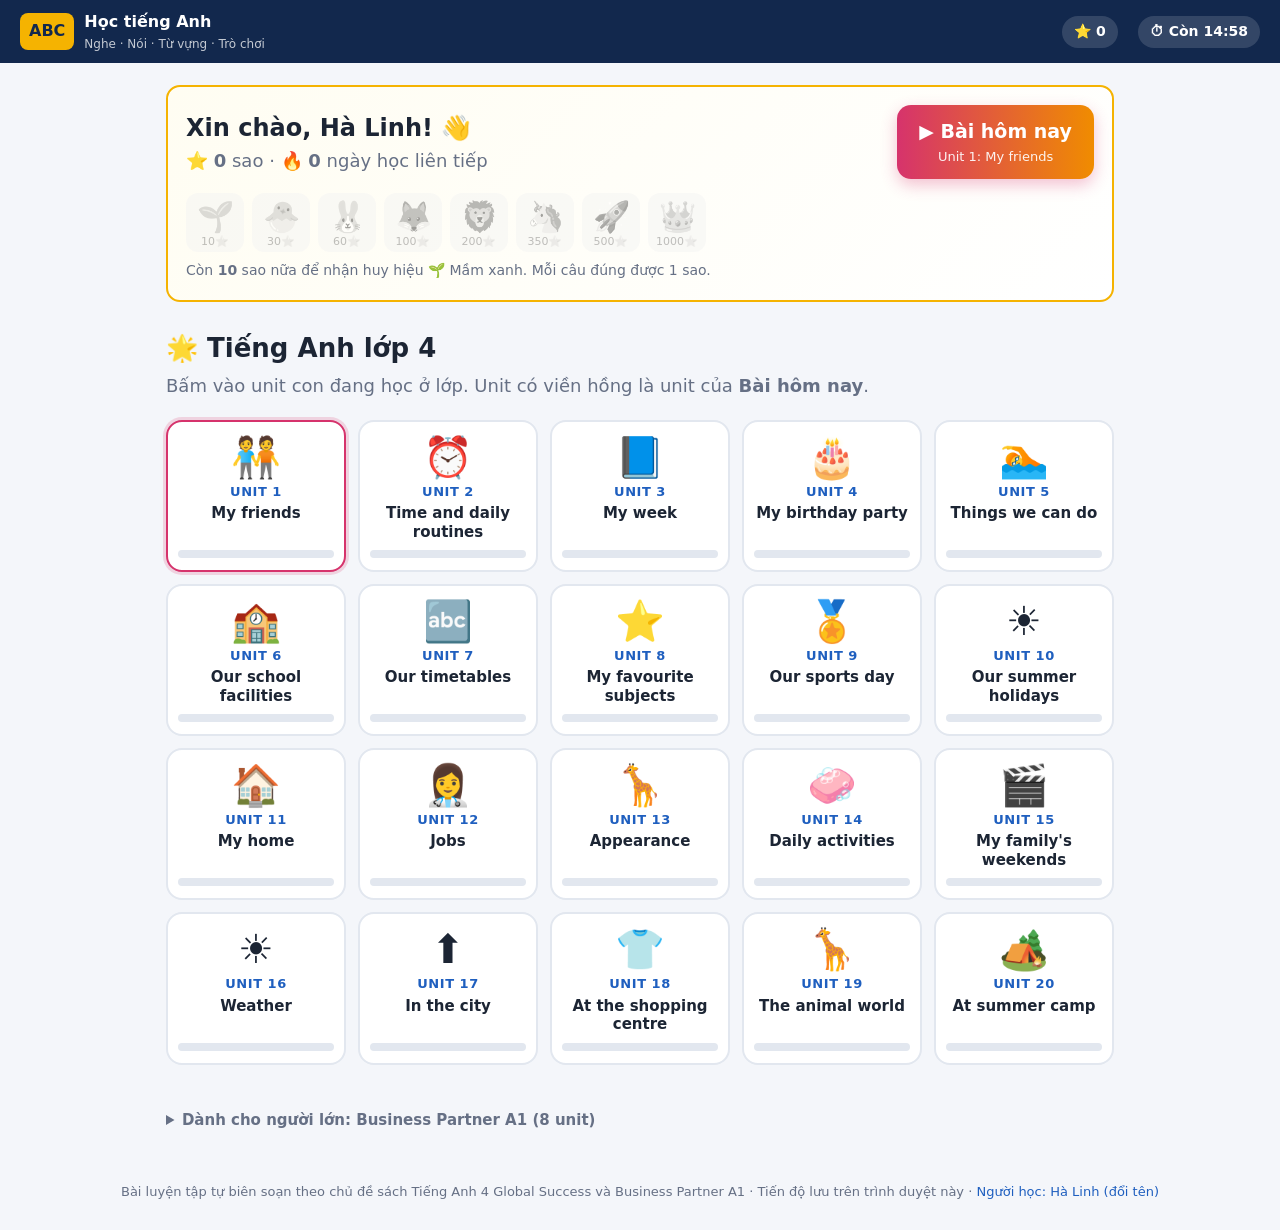
<file: index.html>
<!doctype html>
<html lang="vi">
<head>
<meta charset="utf-8">
<meta name="viewport" content="width=device-width, initial-scale=1">
<title>Học tiếng Anh – Nghe · Nói · Từ vựng · Trò chơi</title>
<script>
  // Gắn mã phiên bản theo thời gian (đổi mỗi 5 phút) để trình duyệt không dùng bản cũ đã lưu.
  var V = Math.floor(Date.now() / 300000);
  document.write('<link rel="stylesheet" href="style.css?v=' + V + '">');
</script>
</head>
<body>
<header class="top">
  <a class="brand" href="#/">
    <span class="logo">ABC</span>
    <span><b>Học tiếng Anh</b><small>Nghe · Nói · Từ vựng · Trò chơi</small></span>
  </a>
  <nav id="crumbs"></nav>
  <span id="mic"></span>
  <span id="stars" title="Số sao đã đạt"></span>
  <span id="timer" title="Thời gian học còn lại hôm nay"></span>
</header>
<main id="app"></main>
<footer class="foot">Bài luyện tập tự biên soạn theo chủ đề sách Tiếng Anh 4 Global Success và Business Partner A1 · Tiến độ lưu trên trình duyệt này · <a href="#" id="rename">Đổi tên người học</a></footer>
<script>
  document.write('<script src="kids.js?v=' + V + '"><\/script><script src="data.js?v=' + V + '"><\/script><script src="app.js?v=' + V + '"><\/script>');
</script>
</body>
</html>
</file>
<file: style.css>
:root {
  --bg: #f4f6fa; --card: #fff; --ink: #1c2534; --muted: #667085; --line: #e2e7ef;
  --brand: #1f5fbf; --brand-soft: #e8f0fc; --ok: #16803c; --ok-soft: #e3f5e9;
  --bad: #c0362c; --bad-soft: #fde9e7; --warn: #b26a00; --warn-soft: #fff3da;
  --vocab: #7a3fc4; --listen: #0c7c8c; --speak: #c2410c;
}
* { box-sizing: border-box; }
body { margin: 0; font: 16px/1.55 "Segoe UI", system-ui, Arial, sans-serif; background: var(--bg); color: var(--ink); }
a { color: var(--brand); text-decoration: none; }
button { font: inherit; cursor: pointer; }

.top { display: flex; align-items: center; gap: 20px; padding: 10px 20px; background: #12284d; color: #fff; position: sticky; top: 0; z-index: 5; flex-wrap: wrap; }
.brand { display: flex; align-items: center; gap: 10px; color: #fff; }
.brand small { display: block; opacity: .75; font-size: 12px; }
.logo { background: #f5b301; color: #12284d; font-weight: 800; border-radius: 8px; padding: 6px 9px; }
#crumbs { font-size: 14px; opacity: .9; }
#crumbs a { color: #bcd4ff; }
main { max-width: 980px; margin: 0 auto; padding: 22px 16px 40px; }
.foot { text-align: center; color: var(--muted); font-size: 13px; padding: 0 16px 28px; }

h1 { font-size: 26px; margin: 0 0 4px; }
h2 { font-size: 19px; margin: 0 0 12px; }
.sub { color: var(--muted); margin: 0 0 20px; }

.grid { display: grid; grid-template-columns: repeat(auto-fill, minmax(280px, 1fr)); gap: 14px; }
.card { background: var(--card); border: 1px solid var(--line); border-radius: 14px; padding: 18px; }
a.unit { display: block; color: var(--ink); transition: transform .12s, box-shadow .12s; }
a.unit:hover { transform: translateY(-2px); box-shadow: 0 6px 18px rgba(18, 40, 77, .1); }
.unit .no { font-size: 12px; font-weight: 700; color: var(--brand); letter-spacing: .06em; }
.unit h3 { margin: 2px 0 0; font-size: 19px; }
.unit .vi { color: var(--muted); font-size: 14px; }
.unit .topics { font-size: 13px; color: var(--muted); margin: 10px 0 12px; min-height: 40px; }
.bar { height: 8px; background: var(--line); border-radius: 99px; overflow: hidden; }
.bar > i { display: block; height: 100%; background: var(--ok); border-radius: 99px; }
.pct { font-size: 12px; color: var(--muted); margin-top: 5px; display: flex; justify-content: space-between; }

.tabs { display: flex; gap: 8px; margin: 18px 0 16px; flex-wrap: wrap; }
.tab { border: 1px solid var(--line); background: var(--card); padding: 10px 18px; border-radius: 99px; font-weight: 600; color: var(--muted); }
.tab.on[data-t=vocab] { background: var(--vocab); border-color: var(--vocab); color: #fff; }
.tab.on[data-t=listen] { background: var(--listen); border-color: var(--listen); color: #fff; }
.tab.on[data-t=speak] { background: var(--speak); border-color: var(--speak); color: #fff; }
.modes { display: flex; gap: 6px; flex-wrap: wrap; margin-bottom: 14px; }
.mode { border: 0; background: transparent; padding: 7px 13px; border-radius: 8px; color: var(--muted); font-weight: 600; }
.mode.on { background: var(--brand-soft); color: var(--brand); }

.btn { border: 1px solid var(--line); background: var(--card); border-radius: 10px; padding: 9px 16px; font-weight: 600; color: var(--ink); }
.btn:hover { border-color: #b9c4d6; }
.btn.pri { background: var(--brand); border-color: var(--brand); color: #fff; }
.btn.ok { background: var(--ok); border-color: var(--ok); color: #fff; }
.btn.rec { background: var(--speak); border-color: var(--speak); color: #fff; }
.btn.rec.live { animation: pulse 1s infinite; }
.btn:disabled { opacity: .5; cursor: default; }
.icon { border: 0; background: var(--brand-soft); color: var(--brand); width: 38px; height: 38px; border-radius: 50%; font-size: 17px; flex: none; }
@keyframes pulse { 50% { box-shadow: 0 0 0 8px rgba(194, 65, 12, .18); } }
.row { display: flex; gap: 10px; align-items: center; flex-wrap: wrap; }
.center { text-align: center; }
.muted { color: var(--muted); }
.small { font-size: 13px; }
.spacer { flex: 1; }

/* flashcard */
.flash { min-height: 250px; display: flex; flex-direction: column; align-items: center; justify-content: center; text-align: center; cursor: pointer; user-select: none; }
.flash .w { font-size: 36px; font-weight: 700; }
.flash .ipa { color: var(--muted); font-size: 18px; margin: 4px 0 10px; }
.flash .vi { font-size: 22px; color: var(--vocab); font-weight: 600; }
.flash .ex { margin-top: 10px; font-style: italic; }
.flash .hint { color: var(--muted); font-size: 13px; margin-top: 14px; }
.count { color: var(--muted); font-size: 14px; }

.wordlist { width: 100%; border-collapse: collapse; }
.wordlist td { padding: 8px 6px; border-bottom: 1px solid var(--line); vertical-align: middle; }
.wordlist tr:last-child td { border-bottom: 0; }
.wordlist .en { font-weight: 600; }
.tag { display: inline-block; font-size: 12px; padding: 2px 8px; border-radius: 99px; background: var(--ok-soft); color: var(--ok); font-weight: 600; }

/* quiz */
.q { font-size: 22px; font-weight: 700; margin: 6px 0 16px; text-align: center; }
.opts { display: grid; gap: 10px; }
.opt { text-align: left; padding: 12px 16px; border: 1px solid var(--line); border-radius: 10px; background: var(--card); }
.opt:hover:not(:disabled) { border-color: var(--brand); }
.opt.right { background: var(--ok-soft); border-color: var(--ok); color: var(--ok); font-weight: 600; }
.opt.wrong { background: var(--bad-soft); border-color: var(--bad); color: var(--bad); }
.inp { width: 100%; padding: 12px 14px; font: inherit; border: 1px solid #b9c4d6; border-radius: 10px; }
.inp:focus { outline: 2px solid var(--brand); border-color: var(--brand); }
.fb { margin-top: 12px; padding: 12px 14px; border-radius: 10px; }
.fb.good { background: var(--ok-soft); color: var(--ok); }
.fb.bad { background: var(--bad-soft); color: var(--bad); }
.fb.mid { background: var(--warn-soft); color: var(--warn); }
.words span { display: inline-block; padding: 1px 5px; margin: 2px 1px; border-radius: 5px; }
.words .hit { background: var(--ok-soft); color: var(--ok); }
.words .miss { background: var(--bad-soft); color: var(--bad); text-decoration: underline; }
.big { font-size: 24px; font-weight: 700; }
.score { font-size: 44px; font-weight: 800; }

/* video */
.videos { display: grid; grid-template-columns: repeat(auto-fill, minmax(280px, 1fr)); gap: 14px; }
.vid { position: relative; aspect-ratio: 16/9; border-radius: 12px; overflow: hidden; background: #000; border: 0; padding: 0; width: 100%; display: block; }
.vid img, .vid iframe { width: 100%; height: 100%; object-fit: cover; border: 0; display: block; }
.vid .play { position: absolute; inset: 0; margin: auto; width: 60px; height: 42px; background: rgba(220, 30, 30, .92); border-radius: 12px; color: #fff; display: grid; place-items: center; font-size: 20px; }
.vcap { font-size: 14px; font-weight: 600; margin-top: 6px; }

/* dialogue */
.dlg { display: grid; gap: 8px; margin: 12px 0; }
.line { display: flex; gap: 10px; align-items: flex-start; padding: 8px 10px; border-radius: 10px; }
.line .who { flex: none; width: 28px; height: 28px; border-radius: 50%; display: grid; place-items: center; font-weight: 700; font-size: 13px; color: #fff; background: var(--listen); }
.line.B .who { background: var(--speak); }
.line.now { background: var(--brand-soft); }
.line.me { background: var(--warn-soft); }
.line.hidden .txt { filter: blur(6px); }
.note { background: var(--warn-soft); color: var(--warn); border-radius: 10px; padding: 10px 14px; font-size: 14px; margin-bottom: 14px; }
.stack > * + * { margin-top: 14px; }
select.inp { width: auto; padding: 8px 10px; }
@media (max-width: 560px) { .flash .w { font-size: 28px; } h1 { font-size: 22px; } }

/* trò chơi */
.tab.on[data-t=talk] { background: #0e8fb3; border-color: #0e8fb3; color: #fff; }
.tab.on[data-t=game] { background: #d6336c; border-color: #d6336c; color: #fff; }
.gamebar { font-size: 15px; margin-bottom: 8px; gap: 16px; }
.stars { font-size: 40px; color: #f5b301; letter-spacing: 4px; }
.stars span { color: var(--line); }
.mem { display: grid; grid-template-columns: repeat(4, 1fr); gap: 10px; }
.mcard { position: relative; min-height: 92px; border-radius: 12px; border: 2px solid transparent; padding: 6px; background: linear-gradient(135deg, #1f5fbf, #7a3fc4); color: #fff; font-weight: 700; transition: transform .15s; }
.mcard:hover { transform: scale(1.03); }
.mcard .back { font-size: 30px; }
.mcard .face { display: none; font-size: 15px; line-height: 1.25; overflow-wrap: anywhere; }
.mcard.up { background: #fff; border-color: var(--brand); color: var(--ink); }
.mcard.up .back { display: none; }
.mcard.up .face { display: block; }
.mcard.up .face.vi { color: var(--vocab); font-weight: 600; }
.mcard.done { background: var(--ok-soft); border-color: var(--ok); }
.slots { display: flex; flex-wrap: wrap; justify-content: center; gap: 6px; margin: 18px 0; }
.slot { width: 38px; height: 46px; border-bottom: 3px solid #b9c4d6; font-size: 26px; font-weight: 700; display: grid; place-items: center; }
.slot.fixed { border-color: transparent; width: 16px; }
.slot.ok { color: var(--ok); border-color: var(--ok); }
.gap { width: 18px; }
.tiles { display: flex; flex-wrap: wrap; justify-content: center; gap: 8px; margin-bottom: 18px; }
.tile { width: 46px; height: 46px; border-radius: 10px; border: 0; background: #f5b301; color: #12284d; font-size: 22px; font-weight: 800; box-shadow: 0 3px 0 #c98f00; }
.tile.used { visibility: hidden; }
.tile.shake { animation: shake .3s; background: var(--bad); color: #fff; box-shadow: 0 3px 0 #8f251d; }
@keyframes shake { 25% { transform: translateX(-5px); } 75% { transform: translateX(5px); } }
.sky { position: relative; height: 430px; overflow: hidden; border-radius: 14px; background: linear-gradient(#bfe3ff, #eaf6ff 70%, #d9f2d0); border: 1px solid var(--line); }
.ask { position: absolute; top: 10px; left: 50%; transform: translateX(-50%); z-index: 2; background: #fff; border-radius: 12px; padding: 8px 18px; font-size: 20px; font-weight: 700; color: var(--vocab); box-shadow: 0 3px 10px rgba(0, 0, 0, .12); max-width: 92%; text-align: center; }
.balloon { position: absolute; bottom: -130px; width: min(23%, 150px); height: 112px; border: 0; border-radius: 50%; color: #fff; font-weight: 700; font-size: 15px; line-height: 1.1; padding: 4px; overflow-wrap: anywhere; animation: rise linear forwards; box-shadow: inset -8px -10px 0 rgba(0, 0, 0, .12); }
.balloon::after { content: ""; position: absolute; left: 50%; top: 100%; width: 1px; height: 34px; background: #8a98ad; }
.balloon.pop { animation: pop .3s forwards; }
.balloon.wrong { background: #98a2b3 !important; opacity: .6; }
@keyframes rise { to { bottom: 105%; } }
@keyframes pop { to { transform: scale(1.6); opacity: 0; } }
@media (max-width: 560px) { .mem { gap: 6px; } .mcard { min-height: 84px; } .mcard .face { font-size: 12.5px; } .balloon { font-size: 12px; height: 84px; } .slot { width: 30px; height: 40px; font-size: 22px; } .tile { width: 40px; height: 40px; } .ask { font-size: 17px; } }

/* lời động viên */
#cheer { position: fixed; left: 50%; bottom: 26px; z-index: 20; transform: translate(-50%, 30px) scale(.8); opacity: 0; pointer-events: none; width: max-content; max-width: 92vw; text-align: center; padding: 12px 24px; border-radius: 28px; font-size: 20px; font-weight: 800; color: #fff; background: linear-gradient(90deg, #d6336c, #f08c00); box-shadow: 0 8px 24px rgba(214, 51, 108, .35); transition: transform .25s cubic-bezier(.2, 1.6, .4, 1), opacity .25s; }
#cheer.show { transform: translate(-50%, 0) scale(1); opacity: 1; }

/* giới hạn thời gian */
#timer { font-size: 14px; font-weight: 700; background: rgba(255, 255, 255, .14); padding: 5px 12px; border-radius: 99px; font-variant-numeric: tabular-nums; white-space: nowrap; }
#timer:empty { display: none; }
#timer.low { background: #f5b301; color: #12284d; }
.lock { padding: 36px 18px; }
.lock h1 { margin-bottom: 10px; }
.pbox { margin: 26px auto 0; padding: 16px; max-width: 460px; border: 2px dashed var(--line); border-radius: 14px; }
.pbox h3 { margin: 0 0 6px; }
.pbox .row { display: flex; gap: 8px; justify-content: center; margin-top: 12px; }
.pbox .row[hidden] { display: none; }
.pbox input { width: 150px; font-size: 24px; font-weight: 700; letter-spacing: .2em; text-align: center; padding: 8px; border: 2px solid var(--line); border-radius: 10px; }
.pbox button:disabled { opacity: .55; }
.pbox input.secret { -webkit-text-security: disc; }
.clog { display: flex; flex-direction: column; gap: 10px; margin: 14px 0; max-height: 46vh; min-height: 120px; overflow-y: auto; padding: 4px; }
.bub { max-width: 86%; padding: 10px 14px; border-radius: 16px; font-size: 18px; line-height: 1.4; }
.bub.bot { align-self: flex-start; background: var(--brand-soft); display: flex; gap: 8px; align-items: flex-start; border-bottom-left-radius: 4px; }
.bub.me { align-self: flex-end; background: var(--ok-soft); border-bottom-right-radius: 4px; }
.bub.wait { color: var(--muted); font-style: italic; }
.bub .tip { margin-top: 6px; font-size: 15px; color: #8a5a00; }
.cin { gap: 8px; flex-wrap: wrap; }
.cin input { flex: 1; min-width: 160px; font-size: 17px; padding: 10px 12px; border: 2px solid var(--line); border-radius: 10px; }
.tab.locked, .mode.locked { opacity: .5; cursor: not-allowed; user-select: none; }
.gate { margin: 0 0 12px; padding: 10px 14px; border-radius: 12px; background: #fff3c4; border: 1px solid #f5b301; display: flex; flex-wrap: wrap; gap: 8px; align-items: center; }
.gate.done { background: var(--ok-soft); border-color: var(--ok); }
.tabs { margin-bottom: 12px; }

/* nhắc đọc to */
#mic { margin-left: auto; font-size: 13px; opacity: .85; white-space: nowrap; }
#remind { position: fixed; left: 50%; top: 76px; z-index: 21; transform: translate(-50%, -30px); opacity: 0; pointer-events: none; width: max-content; max-width: 92vw; text-align: center; padding: 14px 24px; border-radius: 16px; font-size: 20px; font-weight: 800; color: #12284d; background: #ffd43b; border: 3px solid #f08c00; box-shadow: 0 8px 24px rgba(0, 0, 0, .25); transition: transform .3s, opacity .3s; }
#remind.show { transform: translate(-50%, 0); opacity: 1; animation: nudge .5s 3; }
@keyframes nudge { 25% { margin-left: -6px; } 75% { margin-left: 6px; } }

/* bộ bài lớp 4 */
.unit.kid { border-top: 5px solid #f5b301; }
.unit .cover { float: right; font-size: 44px; line-height: 1; margin-left: 8px; }
.pic { font-size: 84px; line-height: 1.1; margin-bottom: 4px; }
.pics { display: grid; grid-template-columns: repeat(2, minmax(0, 170px)); gap: 14px; justify-content: center; margin: 20px 0; }
.picbtn { font-size: 70px; line-height: 1; padding: 22px 0; border-radius: 18px; border: 3px solid var(--line); background: #fff; }
.picbtn:hover:not(:disabled) { border-color: var(--brand); transform: scale(1.04); }
.picbtn.right { border-color: var(--ok); background: var(--ok-soft); }
.picbtn.wrong { border-color: var(--bad); background: var(--bad-soft); opacity: .7; }
@media (max-width: 560px) { .pic { font-size: 64px; } .picbtn { font-size: 56px; padding: 16px 0; } }

/* sao thưởng, huy hiệu, bài hôm nay */
#stars { font-size: 14px; font-weight: 700; background: rgba(255, 255, 255, .14); padding: 5px 12px; border-radius: 99px; white-space: nowrap; }
.hello { border: 2px solid #f5b301; background: linear-gradient(135deg, #fffdf2, #fff); }
.todaybtn { display: block; text-align: center; background: linear-gradient(90deg, #d6336c, #f08c00); color: #fff; padding: 12px 22px; border-radius: 14px; font-size: 19px; box-shadow: 0 6px 16px rgba(214, 51, 108, .3); }
.todaybtn small { display: block; font-size: 13px; opacity: .92; font-weight: 400; }
.todaybtn:hover { transform: translateY(-2px); }
.badges { display: flex; flex-wrap: wrap; gap: 8px; margin: 14px 0 8px; }
.badge { width: 58px; text-align: center; font-size: 30px; line-height: 1.2; padding: 6px 0 4px; border-radius: 12px; background: #f1f3f7; filter: grayscale(1); opacity: .45; }
.badge small { display: block; font-size: 11px; color: var(--muted); }
.badge.got { filter: none; opacity: 1; background: #fff3c4; box-shadow: 0 2px 6px rgba(245, 179, 1, .4); }
.steps { display: flex; flex-wrap: wrap; gap: 6px; margin-bottom: 16px; }
.step { font-size: 13px; font-weight: 600; padding: 6px 12px; border-radius: 99px; background: #e9edf4; color: var(--muted); }
.step.on { background: var(--brand); color: #fff; }
.step.done { background: var(--ok-soft); color: var(--ok); }
.picbtn.txt { font-size: 18px; font-weight: 700; padding: 26px 8px; color: var(--vocab); }

/* giao diện gọn cho trẻ */
body.kid main { font-size: 18px; }
body.kid .btn { padding: 11px 18px; font-size: 17px; }
body.kid .tab { padding: 12px 20px; font-size: 17px; }
body.kid .mode { font-size: 16px; }
body.kid .flash .ipa { display: none; }
body.kid .small { font-size: 14px; }
.utiles { display: grid; grid-template-columns: repeat(auto-fill, minmax(150px, 1fr)); gap: 12px; }
.utile { display: flex; flex-direction: column; align-items: center; text-align: center; gap: 2px; background: #fff; border: 2px solid var(--line); border-radius: 16px; padding: 12px 10px; color: var(--ink); transition: transform .12s; }
.utile:hover { transform: translateY(-3px); border-color: #f5b301; }
.utile .e { font-size: 40px; line-height: 1.15; }
.utile b { font-size: 13px; color: var(--brand); letter-spacing: .04em; text-transform: uppercase; }
.utile .t { font-size: 15px; font-weight: 600; line-height: 1.25; min-height: 38px; }
.utile .bar { width: 100%; margin-top: 6px; }
.utile.cur { border-color: #d6336c; box-shadow: 0 0 0 3px rgba(214, 51, 108, .18); }
details.adult { margin-top: 34px; }
details.adult summary { cursor: pointer; font-weight: 600; color: var(--muted); padding: 10px 0; font-size: 15px; }
details.adult .grid { margin-top: 10px; }
.answer { min-height: 50px; border-bottom: 3px solid #b9c4d6; font-size: 24px; font-weight: 700; margin: 6px auto 18px; max-width: 560px; padding-bottom: 6px; }
.tile.word { width: auto; padding: 0 14px; font-size: 19px; }
</file>
